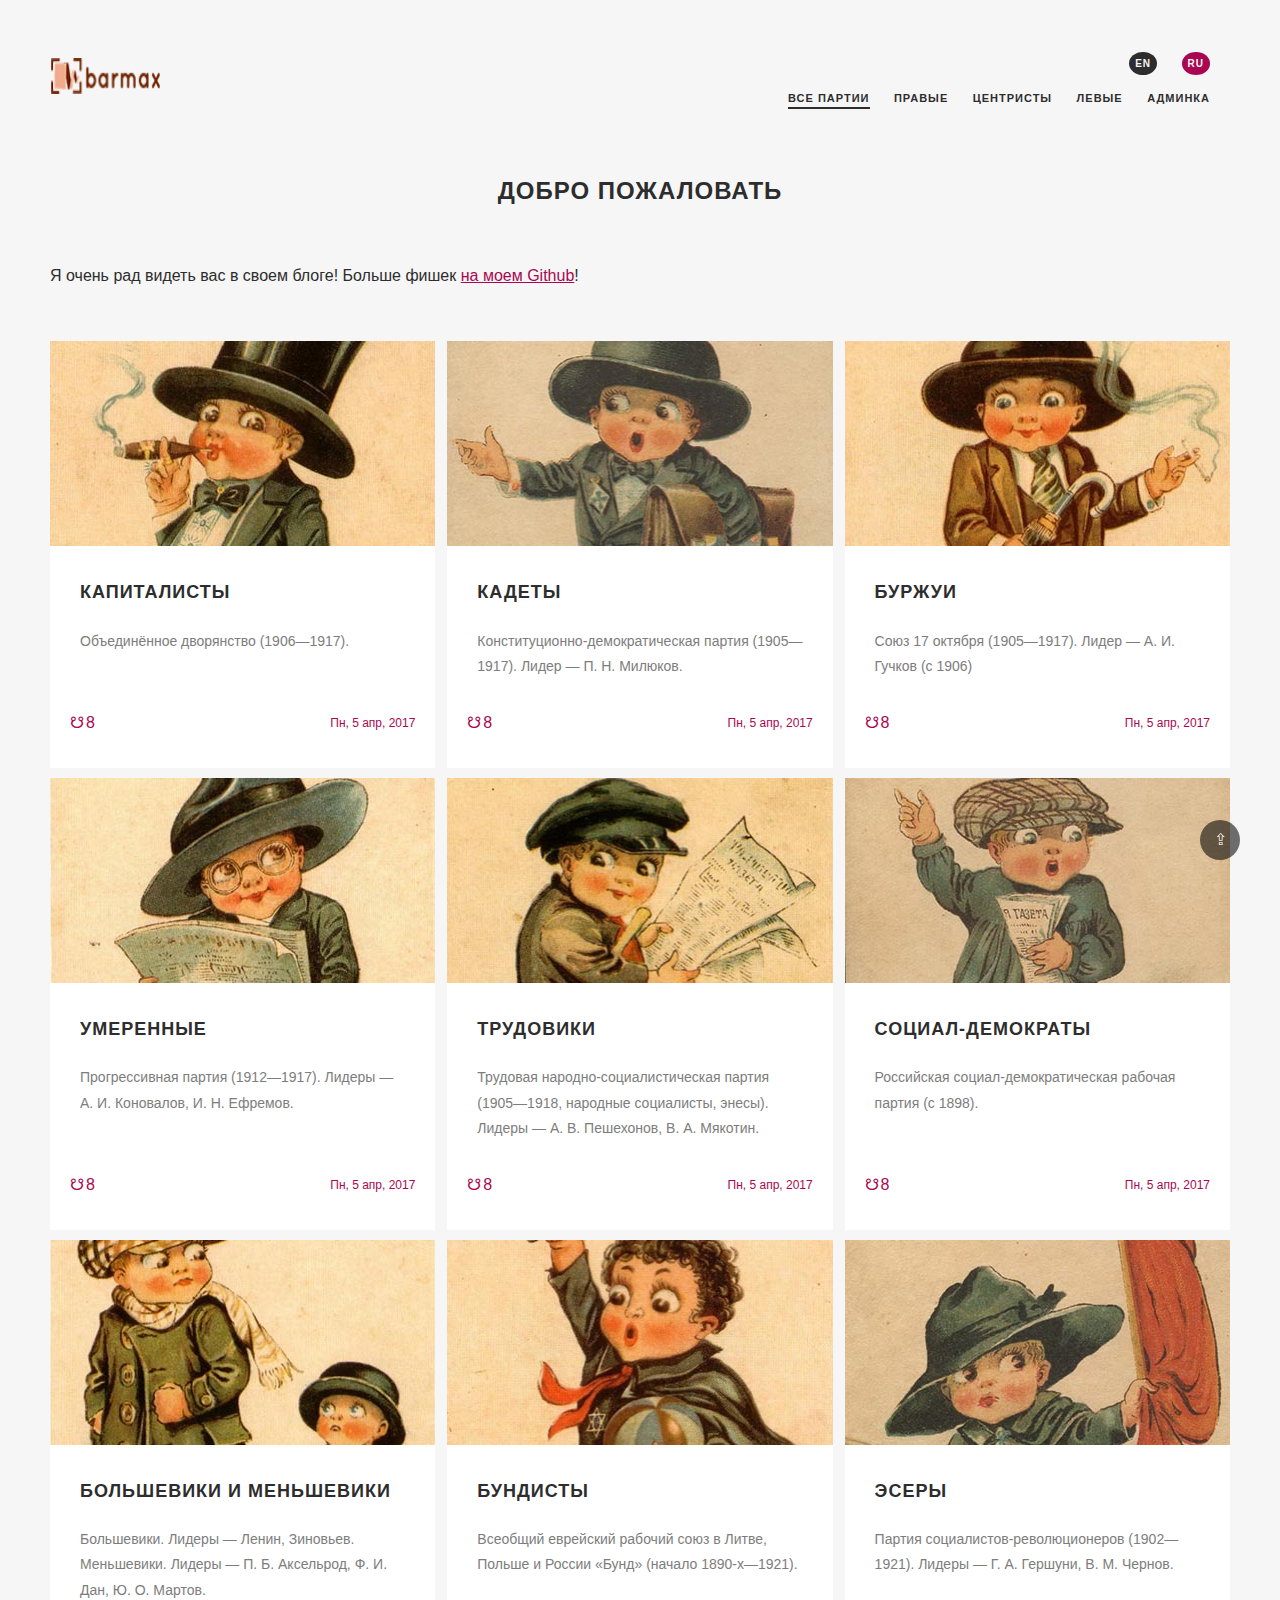
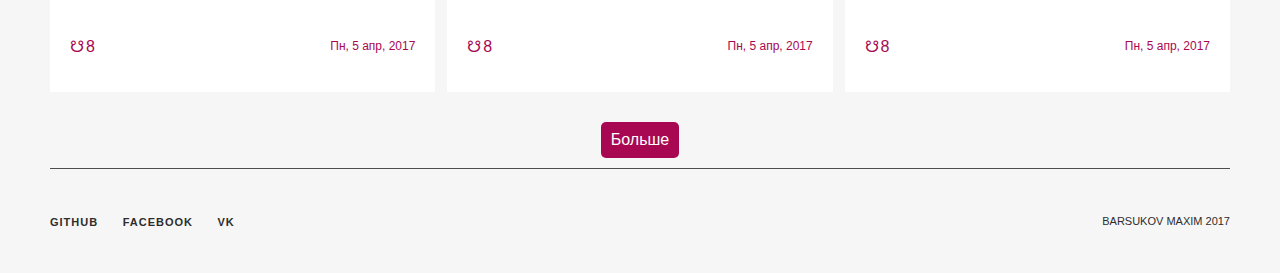
<file: index.html>
<!DOCTYPE html>
<html lang="ru">
  <head>
    <meta charset="utf-8">
    <title></title>
    <link rel="stylesheet" href="css/normalize.css">
    <link rel="stylesheet" href="css/style.css">
  </head>
  <body>
    <div class="container">
      <header>
        <a href="#">
        <img src="img/barmax-logo.png" alt="logo" width="110" height="36"></a>
          <div>
            <nav id="languange">
              <ul>
                <li><a href="index.html?language=en" hreflang="English"><abbr title="English" lang="en">en</abbr></a></li>
                <li class="active"><a href="index.html" hreflang="English"><abbr title="Russian" lang="ru">ru</abbr></a></li>
              </ul>
            </nav>
            <nav role="navigation">
              <ul>
                <li><a href="#" class="active">все партии</a></li>
                <li><a href="404.html">правые</a></li>
                <li><a href="404.html">центристы</a></li>
                <li><a href="404.html">левые</a></li>
                <li><a href="admin/admin.html">админка</a></li>
              </ul>
            </nav>
          </div>
      </header>
      <main role="main">
        <h1>Добро пожаловать</h1>
        <p>Я очень рад видеть вас в своем блоге!
        Больше фишек <a href="https://github.com/barmax" target="_blank">на моем Github</a>!</p>
        <div class="article-holder">
          <article>
            <a href="article.html"><img src="img/slide/capital-slide.jpg" alt="капиталисты" width="385" height="205">
            <div class="details">
              <h2>Капиталисты</h2>
              <p>Объединённое дворянство (1906—1917). </p>
            </div>
            <div class="secondary">
              <span class="views">8</span>
              <span class="date">Пн, 5 апр, 2017</span>
            </div>
            </a>
          </article>
          <article>
            <a href="article.html"><img src="img/slide/kadet-slide.jpg" alt="кадеты" width="385" height="205">
            <div class="details">
              <h2>Кадеты</h2>
              <p>Конституционно-демократическая партия (1905—1917). Лидер — П. Н. Милюков.</p>
            </div>
            <div class="secondary">
              <span class="views">8</span>
              <span class="date">Пн, 5 апр, 2017</span>
            </div>
            </a>
          </article>
          <article>
            <a href="article.html"><img src="img/slide/richman-slide.jpg" alt="буржуи" width="385" height="205">
            <div class="details">
              <h2>Буржуи</h2>
              <p>Союз 17 октября (1905—1917). Лидер — А. И. Гучков (с 1906)</p>
            </div>
            <div class="secondary">
              <span class="views">8</span>
              <span class="date">Пн, 5 апр, 2017</span>
            </div>
            </a>
          </article>
          <article>
            <a href="article.html"><img src="img/slide/center-slide.jpg" alt="умеренные" width="385" height="205">
            <div class="details">
              <h2>Умеренные</h2>
              <p>Прогрессивная партия (1912—1917). Лидеры — А. И. Коновалов, И. Н. Ефремов.</p>
            </div>
            <div class="secondary">
              <span class="views">8</span>
              <span class="date">Пн, 5 апр, 2017</span>
            </div>
            </a>
          </article>
          <article>
            <a href="article.html"><img src="img/slide/trud-slide.jpg" alt="трудовики" width="385" height="205">
            <div class="details">
              <h2>Трудовики</h2>
              <p>Трудовая народно-социалистическая партия (1905—1918, народные социалисты, энесы). Лидеры — А. В. Пешехонов, В. А. Мякотин.</p>
            </div>
            <div class="secondary">
              <span class="views">8</span>
              <span class="date">Пн, 5 апр, 2017</span>
            </div>
            </a>
          </article>
          <article>
            <a href="#"><img src="img/slide/socdem-slide.jpg" alt="социал-демократы" width="385" height="205">
            <div class="details">
              <h2>Социал-демократы</h2>
              <p>Российская социал-демократическая рабочая партия (с 1898).
              </p>
            </div>
            <div class="secondary">
              <span class="views">8</span>
              <span class="date">Пн, 5 апр, 2017</span>
            </div>
            </a>
          </article>
          <article>
            <a href="#"><img src="img/slide/bolmen-slide.jpg" alt="большевики и меньшевики" width="385" height="205">
            <div class="details">
              <h2>Большевики и меньшевики</h2>
              <p>Большевики. Лидеры — Ленин, Зиновьев.
              Меньшевики. Лидеры — П. Б. Аксельрод, Ф. И. Дан, Ю. О. Мартов.</p>
            </div>
            <div class="secondary">
              <span class="views">8</span>
              <span class="date">Пн, 5 апр, 2017</span>
            </div>
            </a>
          </article>
          <article>
            <a href="article.html"><img src="img/slide/bund-slide.jpg" alt="бундисты" width="385" height="205">
            <div class="details">
              <h2>Бундисты</h2>
              <p>Всеобщий еврейский рабочий союз в Литве, Польше и России «Бунд» (начало 1890-х—1921).</p>
            </div>
            <div class="secondary">
              <span class="views">8</span>
              <span class="date">Пн, 5 апр, 2017</span>
            </div>
            </a>
          </article>
          <article>
            <a href="article.html"><img src="img/slide/sr-slide.jpg" alt="эсеры" width="385" height="205">
            <div class="details">
              <h2>Эсеры</h2>
              <p>Партия социалистов-революционеров (1902—1921). Лидеры — Г. А. Гершуни, В. М. Чернов.</p>
            </div>
            <div class="secondary">
              <span class="views">8</span>
              <span class="date">Пн, 5 апр, 2017</span>
            </div>
            </a>
          </article>
        </div>
        <div class="more">
          Больше
        </div>
      </main>
      <footer>
        <ul>
          <li><a href="https://barmax.github.io/">Github</a></li>
          <li><a href="#">Facebook</a></li>
          <li><a href="#">VK</a></li>
        </ul>
        <small>Barsukov Maxim 2017</small>
      </footer>
      <div class="scrolltop">

      </div>
    </div>
    <script type="text/javascript" src="js/jquery-3.1.1.js"></script>
    <script type="text/javascript" src="js/main.js"></script>
  </body>
</html>
</file>
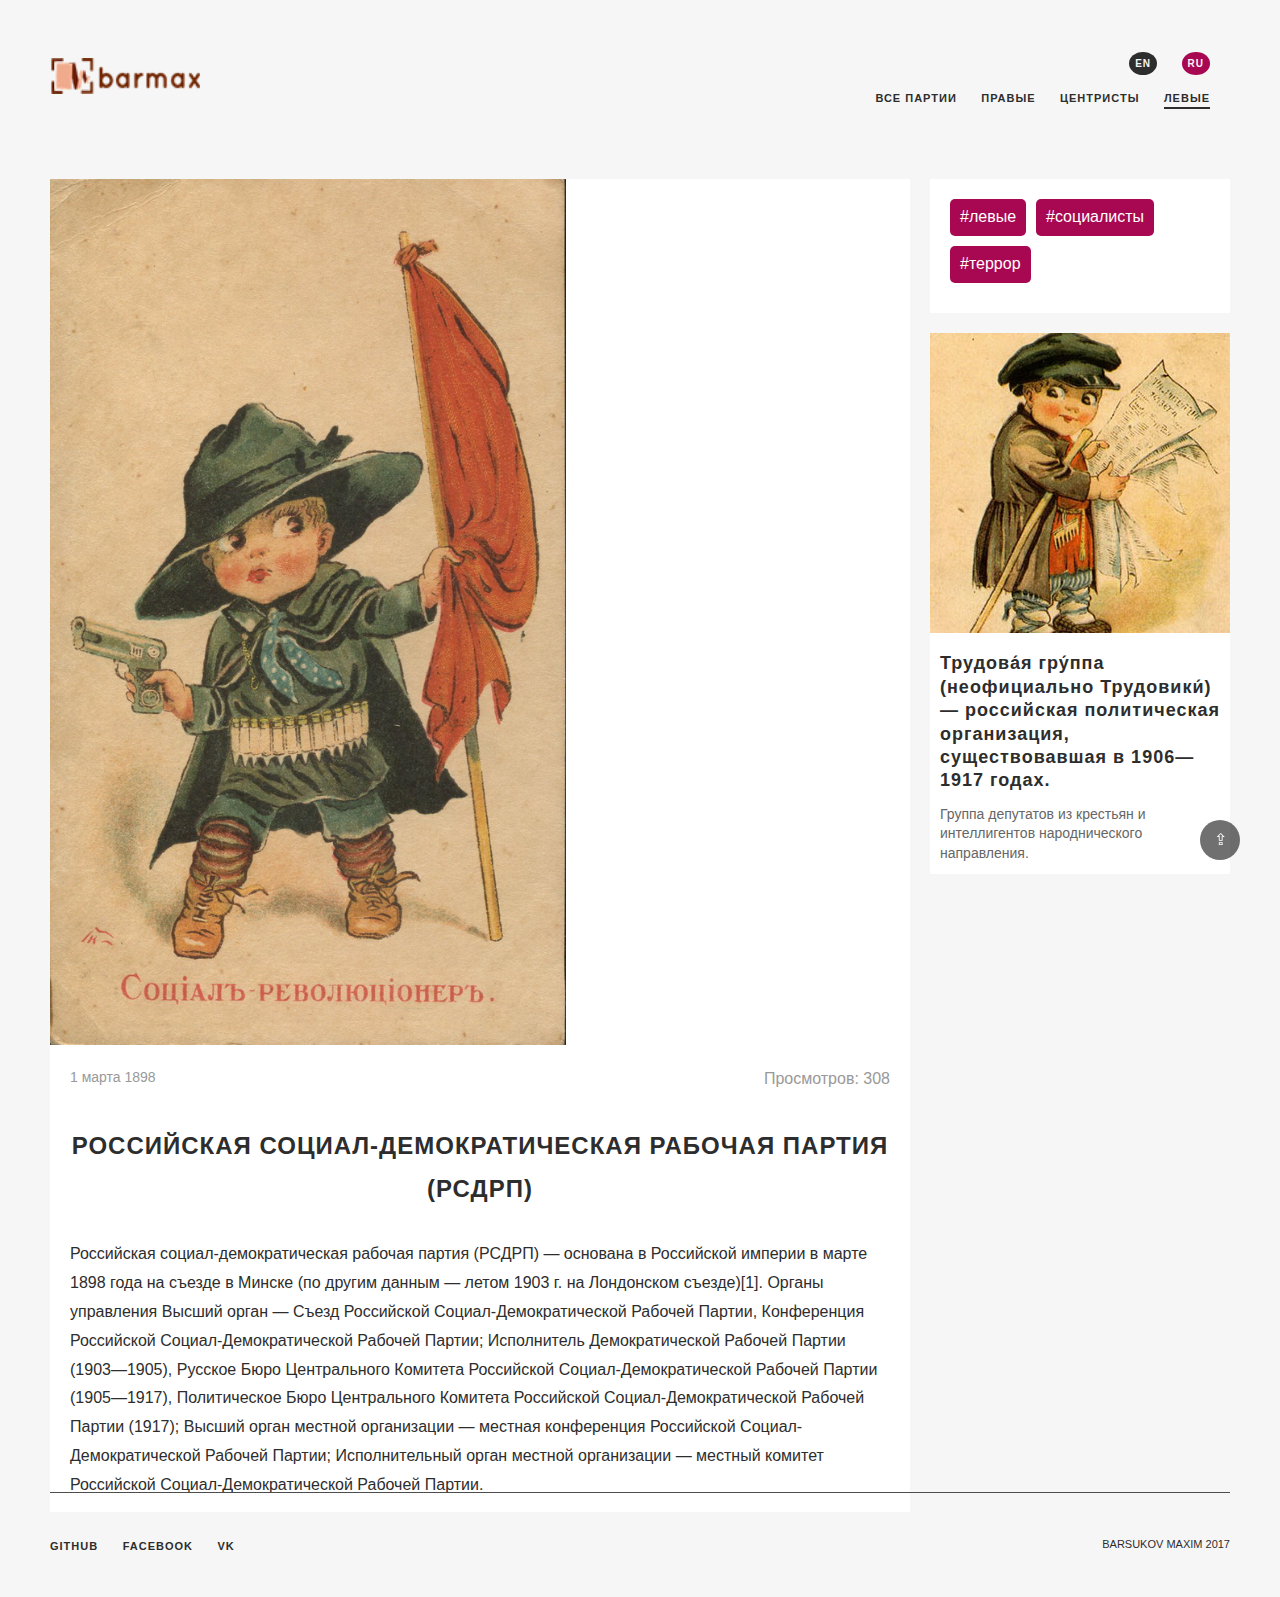
<file: article.html>
<!DOCTYPE html>
<html lang="ru">
  <head>
    <meta charset="utf-8">
    <title></title>
    <link rel="stylesheet" href="css/normalize.css">
    <link rel="stylesheet" href="css/style.css">
  </head>
  <body>
    <div class="container">
      <header>
        <a href="index.html">
          <img src="img/barmax-logo.png" alt="logo" width="150" height="36"></a>
          <div>
            <nav id="languange">
              <ul>
                <li><a href="index.html?language=en" hreflang="English"><abbr title="English" lang="en">en</abbr></a></li>
                <li class="active"><a href="index.html" hreflang="English"><abbr title="Russian" lang="ru">ru</abbr></a></li>
              </ul>
            </nav>
            <nav role="navigation">
              <ul>
                <li><a href="index.html">все партии</a></li>
                <li><a href="404.html">правые</a></li>
                <li><a href="404.html">центристы</a></li>
                <li><a href="#" class="active">левые</a></li>
              </ul>
            </nav>
          </div>
      </header>
      <main role="main">
        <div class="wrapper">
          <article>
            <img src="img/sr.jpg" alt="эсеры" width="60%" height="65%">
            <div class="details">
              <div class="secondary">
                <span class="date">1 марта 1898</span>
                <span class="views">Просмотров: 308</span>
              </div>
              <h1>Российская социал-демократическая рабочая партия (РСДРП)</h1>
              <p>Российская социал-демократическая рабочая партия (РСДРП) — основана в Российской империи в марте 1898 года на съезде в Минске (по другим данным — летом 1903 г. на Лондонском съезде)[1].

                Органы управления
                Высший орган — Съезд Российской Социал-Демократической Рабочей Партии, Конференция Российской Социал-Демократической Рабочей Партии;
                Исполнитель Демократической Рабочей Партии (1903—1905), Русское Бюро Центрального Комитета Российской Социал-Демократической Рабочей Партии (1905—1917), Политическое Бюро Центрального Комитета Российской Социал-Демократической Рабочей Партии (1917);
                Высший орган местной организации — местная конференция Российской Социал-Демократической Рабочей Партии;
                Исполнительный орган местной организации — местный комитет Российской Социал-Демократической Рабочей Партии.</p>
            </div>
          </article>
          <aside>
            <div class="tags">
              <a href="index.html">#левые</a>
              <a href="index.html">#социалисты</a>
              <a href="index.html">#террор</a>
            </div>
            <a href="article.html"><img src="img/preview/trud.jpg" alt="trud"       width="200px" height="200px">
              <div class="details">
              <h2>Трудова́я гру́ппа (неофициально Трудовики́) — российская политическая организация, существовавшая в 1906—1917 годах.</h2>
              <p>Группа депутатов из крестьян и интеллигентов народнического направления.</p>
            </div>
            </a>
            <a href="article.html"></a>
            <a href="article.html"></a>
          </aside>
        </div>
      </main>
      <footer>
        <ul>
          <li><a href="https://barmax.github.io/">Github</a></li>
          <li><a href="#">Facebook</a></li>
          <li><a href="#">VK</a></li>
        </ul>
        <small>Barsukov Maxim 2017</small>
      </footer>
      <div class="scrolltop">

      </div>
    </div>
    <script type="text/javascript" src="js/jquery-3.1.1.js"></script>
    <script type="text/javascript" src="js/main.js"></script>
  </body>
  </html>
</file>
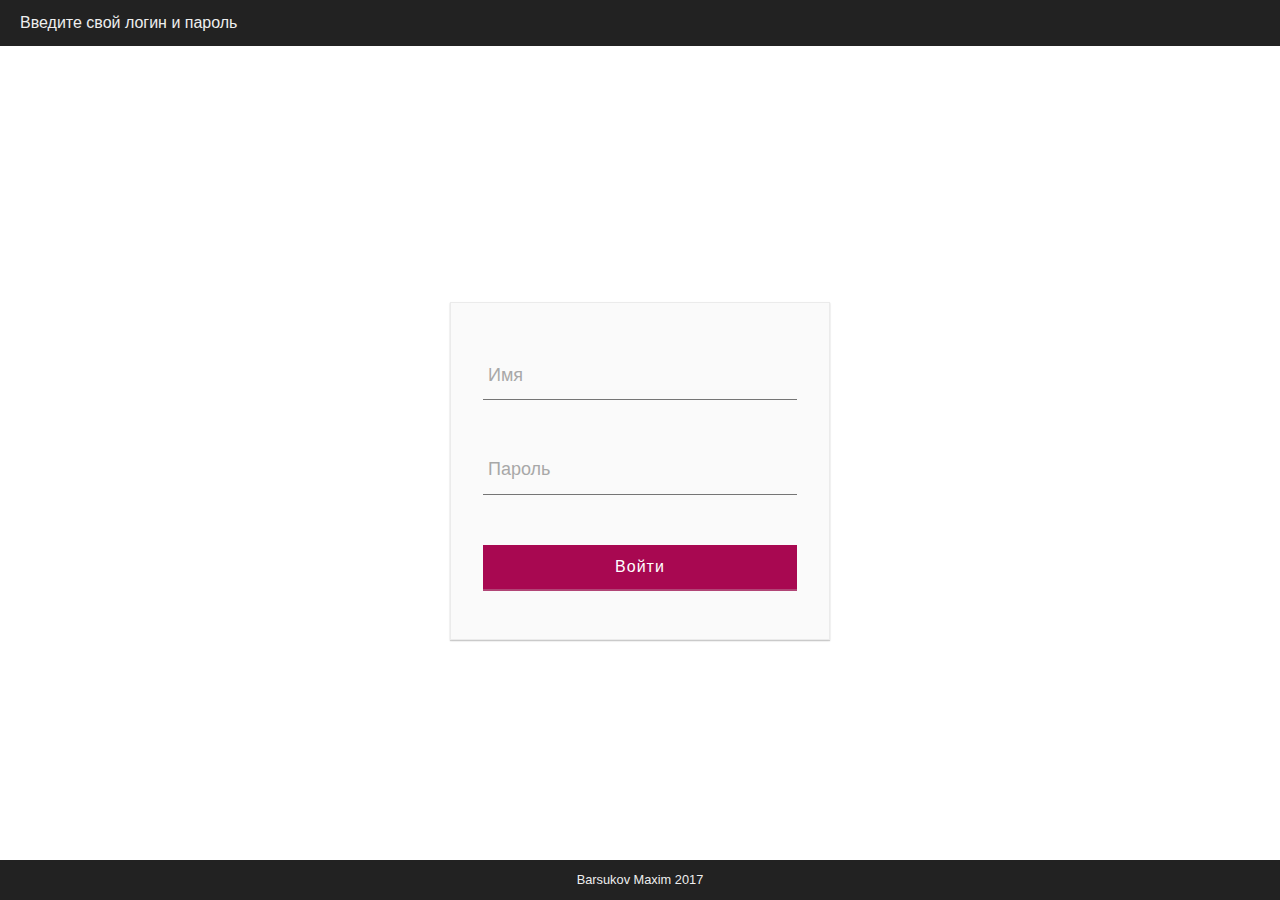
<file: admin/admin.html>
<!DOCTYPE html>
<html>
  <head>
    <meta charset="utf-8">
    <title>Авторизация</title>
    <link rel="stylesheet" href="../css/normalize.css">
    <link rel="stylesheet" href="../css/admin.css">
    <script type="text/javascript" src="../js/jquery-3.1.1.js"></script>
    <script type="text/javascript" src="../js/admin-error.js"></script>
    <script type="text/javascript" src="../js/admin-login.js"></script>
  </head>
  <body>
    <header>
      <div class="flex-row">
        <div class="title">
          Введите свой логин и пароль
        </div>
      </div>
    </header>
    <div class="error-holder">
      <span>Ошибочка вышла</span>
    </div>
    <div class="content">
      <div class="holder">
        <form>
          <div class="group">
            <input type="text" id="username" placeholder="Имя"><span class="highlight"></span><span class="bar"></span>
            <label for="username"></label>
          </div>
          <div class="group">
            <input type="password" id="pass" placeholder="Пароль"><span class="highlight"></span><span class="bar"></span>
            <label for="pass"></label>
          </div>
          <button type="button" class="button buttonBlue">Войти
            <div class="ripples buttonRipples"><span class="ripplesCircle"></span></div>
          </button>
        </form>
        </div>
      </div>
    </div>
    <footer>
      <small>Barsukov Maxim 2017</small>
    </footer>
  </body>
</html>
</file>
<file: css/style.css>
html, body, div, span, object, iframe,
h1, h2, h3, h4, h5, h6, p, blockquote, pre,
abbr, address, cite, code,
del, dfn, em, img, ins, kbd, q, samp,
small, strong, sub, sup, var,
b, i,
dl, dt, dd, ol, ul, li,
fieldset, form, label, legend,
table, caption, tbody, tfoot, thead, tr, th, td,
article, aside, canvas, details, figcaption, figure,
footer, header, menu, nav, section, summary,
time, mark, audio, video {
  margin: 0;
  padding: 0;
  border: 0;
  outline: 0;
  font-size: 100%;
  background: transparent; }

body {
  line-height: 1; }

article, aside, details, figcaption, figure,
footer, header, menu, nav, section {
  display: block; }

nav ul {
  list-style: none; }

blockquote, q {
  quotes: none; }

blockquote:before, blockquote:after,
q:before, q:after {
  content: ''; }

a {
  margin: 0;
  padding: 0;
  font-size: 100%;
  vertical-align: baseline;
  background: transparent; }

body,
html {
  padding: 0;
  margin: 0;
  height: 100%; }

body {
  background-color: #f6f6f6;
  color: #2d2d2d;
  font-family: 'Arial', 'Helvetica';
  font-size: 16px;
  line-height: 1.5; }

h1 {
  font-size: 24px; }

h2 {
  font-size: 22px; }

h3 {
  font-size: 20px; }

h4, h5, h6 {
  font-size: 18px; }

a {
  color: #a80851; }

a:hover {
  color: #e889b4; }

header, footer, main {
  width: 100%; }

.container {
  width: 100%;
  height: 100%;
  margin: 0 auto;
  max-width: 1200px;
  padding: 0 10px;
  box-sizing: border-box;
  display: flex;
  flex-direction: column; }

header {
  padding: 50px 0 30px;
  display: flex;
  flex-grow: 0;
  flex-direction: row;
  justify-content: space-between;
  align-items: center; }
  header ul li {
    display: inline-block;
    margin: 0 20px 0 0;
    text-transform: uppercase;
    font-weight: 600;
    font-size: 11px;
    letter-spacing: 1px; }
  header ul a {
    color: #2d2d2d;
    text-decoration: none;
    display: inline-block;
    border-bottom: 2px solid transparent;
    transition: .2s; }
  header ul a:hover,
  header ul a.active {
    color: #2d2d2d;
    border-bottom: 2px solid #2d2d2d;
    transition: .2s; }
  header nav#languange {
    margin: 0 0 10px;
    display: flex;
    flex-direction: row-reverse; }
    header nav#languange ul li {
      background-color: #2d2d2d;
      color: #f6f6f6;
      padding: 4px 6px;
      border-radius: 50%;
      transition: .2s;
      font-size: 10px;
      text-decoration: none; }
      header nav#languange ul li:hover, header nav#languange ul li.active {
        background-color: #a80851;
        transition: .2s; }
      header nav#languange ul li a {
        color: #f6f6f6;
        border-bottom: none;
        cursor: pointer; }
      header nav#languange ul li abbr {
        text-decoration: none; }

.menu {
  display: flex;
  flex-direction: row-reverse; }

main {
  flex-grow: 1;
  line-height: 1.8; }
  main h1, main h2, main h3, main h4 {
    text-transform: uppercase;
    letter-spacing: 1px;
    color: #2d2d2d;
    margin: 0 0 20px 0; }
  main h1 {
    text-align: center;
    margin: 30px 0 50px; }
  .article-holder {
    display: flex;
    flex-flow: row wrap;
    justify-content: space-between;
    padding: 10px 0;
    margin: 30px 0 0 0; }
    .article-holder article {
      background-color: #fff;
      margin: 10px 0 0 0;
      flex-basis: calc(33% - 4px); }
      .article-holder article a {
        text-decoration: none;
        display: flex;
        flex-direction: column;
        height: 100%; }
      .article-holder article .details {
        padding: 30px;
        box-sizing: border-box;
        font-size: 14px;
        color: #7d7d7d;
        flex-grow: 1; }
      .article-holder article h2 {
        font-weight: 400px;
        font-size: 18px;
        color: #2d2d2d; }
      .article-holder article img {
        width: 100%;
        height: auto;
        opacity: 1s;
        transition: .3s; }
      .article-holder article:hover img {
        opacity: .75;
        transition: .3s; }
      .article-holder article .secondary {
        display: flex;
        flex-direction: row;
        align-items: center;
        justify-content: space-between;
        padding: 0 20px 30px;
        box-sizing: border-box;
        font-size: 12px; }
        .article-holder article .secondary .views:after {
          display: block;
          position: absolute;
          content: '☋';
          top: 0;
          left: 0; }

.views {
  font-size: 16px;
  font-weight: 400;
  display: block;
  position: relative;
  padding: 0 0 0 16px; }
  .more {
    margin: 20px auto 10px;
    background-color: #a80851;
    color: #fff;
    border-radius: 5px;
    padding: 4px 10px;
    transition: .2s;
    cursor: pointer;
    display: table; }
    .more:hover {
      background-color: #e889b4;
      transition: .2s; }

footer {
  flex-grow: 0;
  display: flex;
  align-items: center;
  justify-content: space-between;
  padding: 40px 0;
  border-top: 1px solid #4d4d4d; }
  footer ul li {
    display: inline-block;
    margin: 0 20px 0 0;
    text-transform: uppercase;
    font-weight: 600;
    font-size: 11px;
    letter-spacing: 1px; }
  footer ul a {
    color: #2d2d2d;
    text-decoration: none;
    display: inline-block;
    border-bottom: 2px solid transparent;
    transition: .2s; }
    footer ul a:hover, footer ul a.active {
      color: #2d2d2d;
      border-bottom: 2px solid #2d2d2d;
      transition: .2s; }
  footer small {
    font-size: 11px;
    text-align: center;
    text-transform: uppercase; }

.scrolltop {
  position: fixed;
  bottom: 40px;
  right: 40px;
  width: 40px;
  height: 40px;
  border-radius: 50%;
  background-color: rgba(0, 0, 0, 0.75);
  opacity: .75;
  cursor: pointer;
  transition: .3s; }
  .scrolltop:hover {
    opacity: 1;
    transition: .3s; }
  .scrolltop:after {
    content: "⇪";
    width: 100%;
    text-align: center;
    line-height: 40px;
    position: absolute;
    top: 0;
    left: 0;
    color: #ffffff; }

.wrapper {
  display: flex;
  flex-flow: row wrap;
  height: 100%;
  width: 100%;
  margin: 40px 0 0 0; }
  .wrapper .details {
    padding: 10px; }
  .wrapper article {
    display: flex;
    flex-wrap: wrap;
    background: #fff;
    margin: 0 20px 20px 0;
    width: 70%;
    max-width: calc(100%-320px);
    flex-grow: 1; }
    .wrapper article h1 {
      margin: 30px 0; }
    .wrapper article .details {
      padding: 20px; }
      .wrapper article .details .secondary {
        display: flex;
        flex-direction: row;
        justify-content: space-between;
        font-size: 14px;
        color: #999; }
      .wrapper article .details img {
        margin: 0 0 20px;
        width: 60%;
        height: auto; }
  .wrapper aside {
    display: flex;
    flex-direction: column;
    width: 30%;
    max-width: 300px; }
    .wrapper aside a {
      text-decoration: none;
      display: block;
      background-color: #fff;
      margin: 0 0 20px; }
    .wrapper aside .tags {
      display: flex;
      flex-flow: row wrap;
      background-color: #fff;
      padding: 20px;
      margin: 0 0 20px; }
      .wrapper aside .tags a {
        background-color: #a80851;
        color: #fff;
        border-radius: 5px;
        padding: 4px 10px;
        margin: 0 10px 10px 0;
        transition: .2s; }
        .wrapper aside .tags a:hover {
          background-color: #e889b4;
          transition: .2s; }
    .wrapper aside p {
      font-size: 14px;
      line-height: 1.4;
      color: #666; }
    .wrapper aside h2 {
      text-transform: none;
      font-size: 18px;
      line-height: 1.3;
      margin: 0 0 12px; }
    .wrapper aside img {
      width: 100%;
      height: auto; }

.notfound {
  text-align: center;
  font-size: 32px;
  margin: 30px 0; }
  .notfound p {
    margin: 0 0 20px; }
  .notfound .small {
    font-size: 22px; }
  .notfound h1 {
    font-size: 46px; }
  .notfound .sad {
    position: relative;
    min-height: 120px; }
    .notfound .sad:after {
      position: absolute;
      content: ':(';
      color: #999;
      font-size: 120px;
      line-height: 1;
      width: 100%;
      top: 0;
      left: 0; }

      @media (max-width: 800px) {

          header {
              display: block;
              padding: 10px 0 0 0;
          }
          header nav#language {
              margin: 20px 0 10px;
              flex-direction: row;
          }
          header ul li {
              margin: 0 20px 20px 0;
          }
          main h1 {
              margin: 20px 0 30px;
          }
          .article-holder {
              margin: 20px 0 0 0;
          }
          .article-holder article {
              flex-basis: calc(50% - 5px);
          }
          .scrolltop {
              bottom: 20px;
              right: 20px;
          }
          .wrapper article {
              display: block;
              margin: 0 0 20px 0;
          }
          .wrapper {
              flex-direction: column;
          }
          .wrapper aside, .article-wrapper article {
              max-width: 100%;
              width: 100%;
          }
          .wrapper aside img {
              width: 50px;
              border-radius: 50%;
              margin-left: 10px;
          }
          .wrapper aside a {
              display: flex;
              flex-direction: row;
              align-items: center;
              margin: 0 0 10px 0;
          }
      }

      @media (max-width: 600px) {

          .article-holder article {
              flex-basis: 100%;
          }
          .scrolltop {
              bottom: 10px;
              right: 10px;
          }
      }

/*# sourceMappingURL=style.css.map */
</file>
<file: css/admin.css>
* {
  box-sizing: border-box; }

html {
  min-height: 100%;
  display: flex;
  flex-direction: column; }

body {
  font-family: Helvetica;
  -webkit-font-smoothing: antialiased;
  display: flex;
  flex-direction: column;
  flex: auto;
  background-color: #efefef;
  color: #eee;
  font-size: 16px;
  line-height: 1.6; }

header,
footer {
  flex-grow: 0;
  display: flex;
  flex-direction: row;
  width: 100%;
  padding: 10px 20px;
  background-color: #222; }

header {
  flex-direction: column;
  padding: 0; }

footer {
  justify-content: center;
  position: fixed;
  bottom: 0; }

.flex-row {
  display: flex;
  flex-direction: row;
  padding: 10px 20px; }

.error-holder {
  position: fixed;
  top: 5%;
  left: 36%;
  min-height: 14px;
  width: 28%;
  padding: 16px 1%;
  display: table;
  text-align: center;
  cursor: pointer;
  background-color: #a80851;
  border-radius: 10px;
  color: #fff;
  z-index: 100;
  display: none; }

.error-holder-success {
  background-color: #35a63b; }

.content {
  flex-grow: 1;
  display: flex;
  flex-direction: column;
  flex: auto; }

.holder {
  flex-grow: 1;
  width: 100%;
  min-width: 1000px;
  max-width: 1300px;
  margin: 0 auto;
  background: #ffffff;
  box-sizing: border-box; }

hgroup {
  text-align: center;
  margin-top: 4em; }

h1, h3 {
  font-weight: 300; }

h1 {
  color: #636363; }

h3 {
  color: #4a89dc; }

form {
  width: 380px;
  margin: 20% auto;
  padding: 3em 2em 2em 2em;
  background: #fafafa;
  border: 1px solid #ebebeb;
  box-shadow: rgba(0, 0, 0, 0.14902) 0px 1px 1px 0px, rgba(0, 0, 0, 0.09804) 0px 1px 2px 0px; }

.group {
  position: relative;
  margin-bottom: 45px; }

input {
  font-size: 18px;
  padding: 10px 10px 10px 5px;
  -webkit-appearance: none;
  display: block;
  background: #fafafa;
  color: #636363;
  width: 100%;
  border: none;
  border-radius: 0;
  border-bottom: 1px solid #757575; }
  input:focus {
    outline: none; }

/* Label */
label {
  color: #999;
  font-size: 18px;
  font-weight: normal;
  position: absolute;
  pointer-events: none;
  left: 5px;
  top: 10px;
  -webkit-transition: all 0.2s ease;
  transition: all 0.2s ease; }

/* active */
input:focus ~ label, input.used ~ label {
  top: -20px;
  -webkit-transform: scale(0.75);
  transform: scale(0.75);
  left: -2px;
  /* font-size: 14px; */
  color: #4a89dc; }

/* Underline */
.bar {
  position: relative;
  display: block;
  width: 100%; }
  .bar:before, .bar:after {
    content: '';
    height: 2px;
    width: 0;
    bottom: 1px;
    position: absolute;
    background: #a80851;
    -webkit-transition: all 0.2s ease;
    transition: all 0.2s ease; }
  .bar:before {
    left: 50%; }
  .bar:after {
    right: 50%; }

/* active */
input:focus ~ .bar:before, input:focus ~ .bar:after {
  width: 50%; }

/* Highlight */
.highlight {
  position: absolute;
  height: 60%;
  width: 100px;
  top: 25%;
  left: 0;
  pointer-events: none;
  opacity: 0.5; }

/* active */
input:focus ~ .highlight {
  -webkit-animation: inputHighlighter 0.3s ease;
  animation: inputHighlighter 0.3s ease; }

/* Animations */
@keyframes inputHighlighter {
  from {
    background: #4a89dc; }
  to {
    width: 0;
    background: transparent; } }
/* Button */
.button {
  position: relative;
  display: inline-block;
  padding: 12px 24px;
  margin: .3em 0 1em 0;
  width: 100%;
  vertical-align: middle;
  color: #fff;
  font-size: 16px;
  line-height: 20px;
  -webkit-font-smoothing: antialiased;
  text-align: center;
  letter-spacing: 1px;
  background: transparent;
  border: 0;
  border-bottom: 2px solid #b14576;
  cursor: pointer;
  -webkit-transition: all 0.15s ease;
  transition: all 0.15s ease; }
  .button:focus {
    outline: 0; }

/* Button modifiers */
.buttonBlue {
  background: #a80851;
  text-shadow: 1px 1px 0 rgba(168, 8, 81, 0.5); }

.buttonBlue:hover {
  background: #b14576; }

/*# sourceMappingURL=admin.css.map */
</file>
